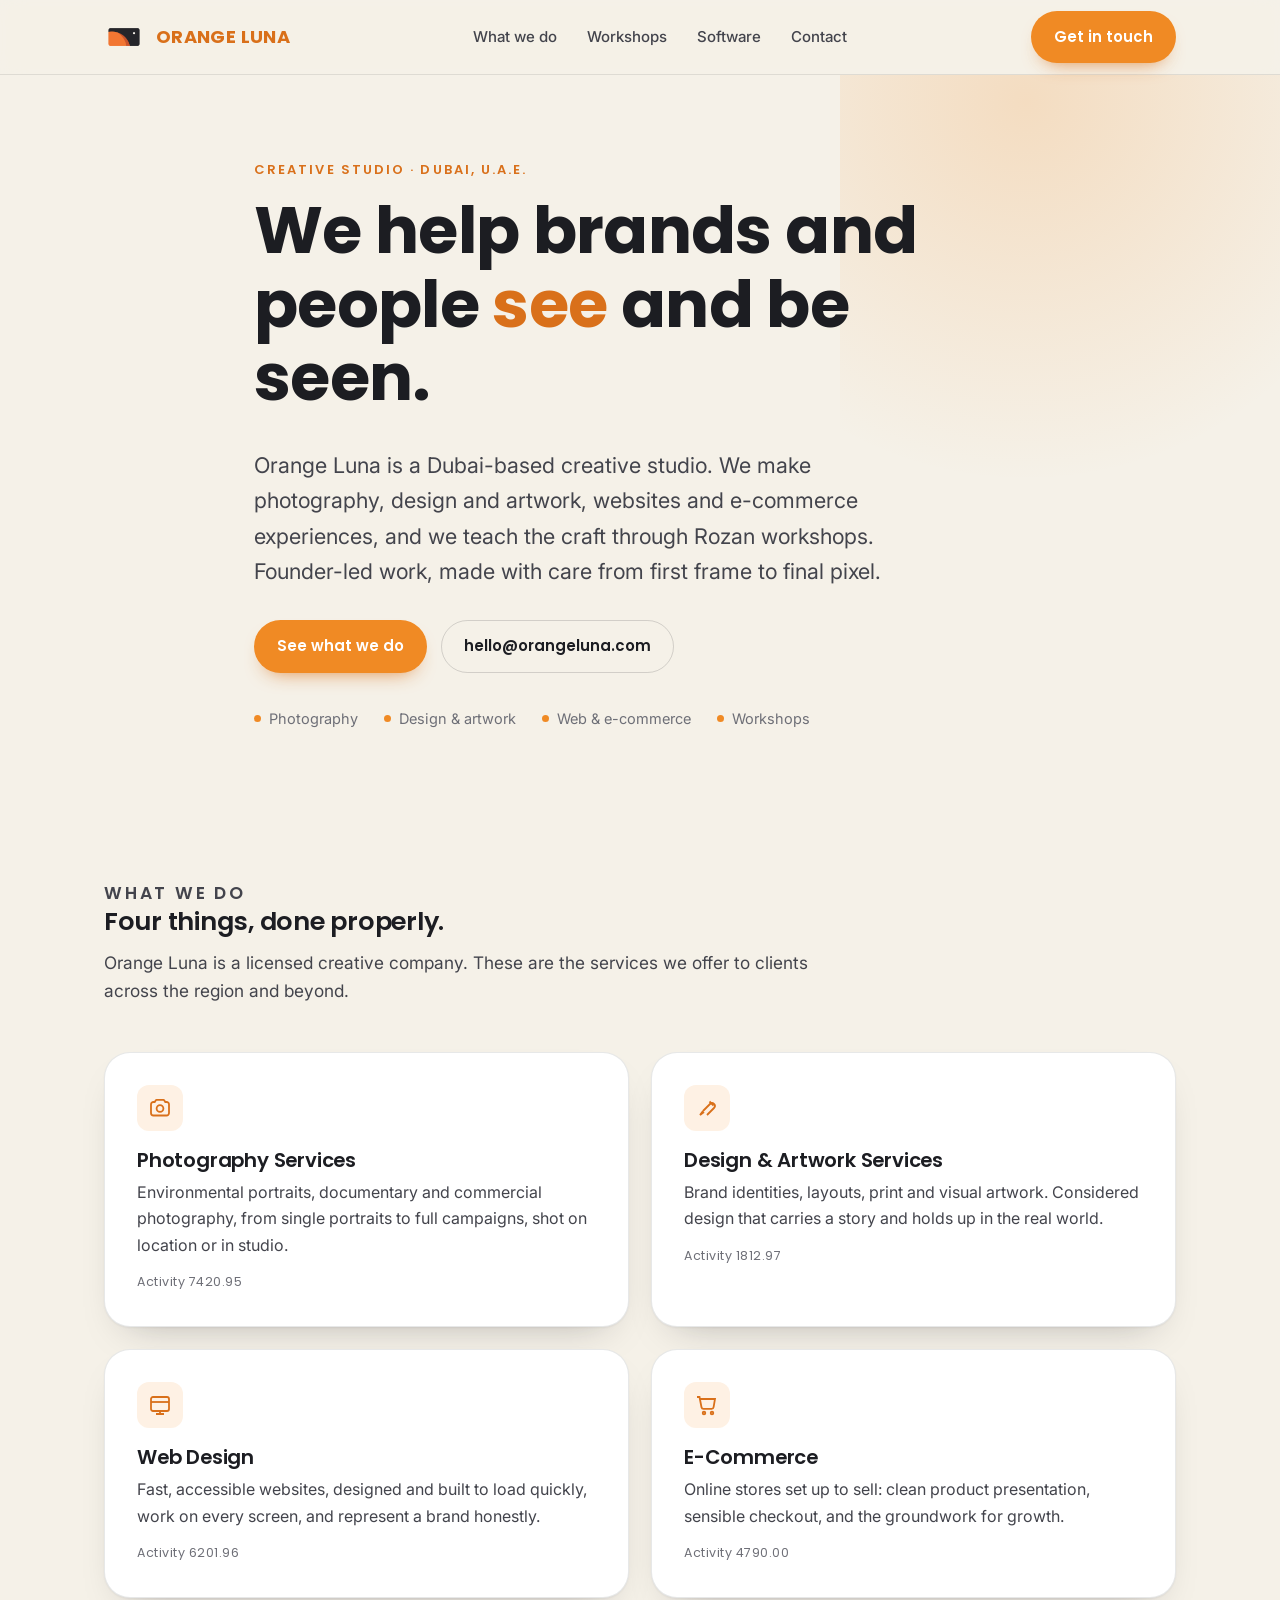
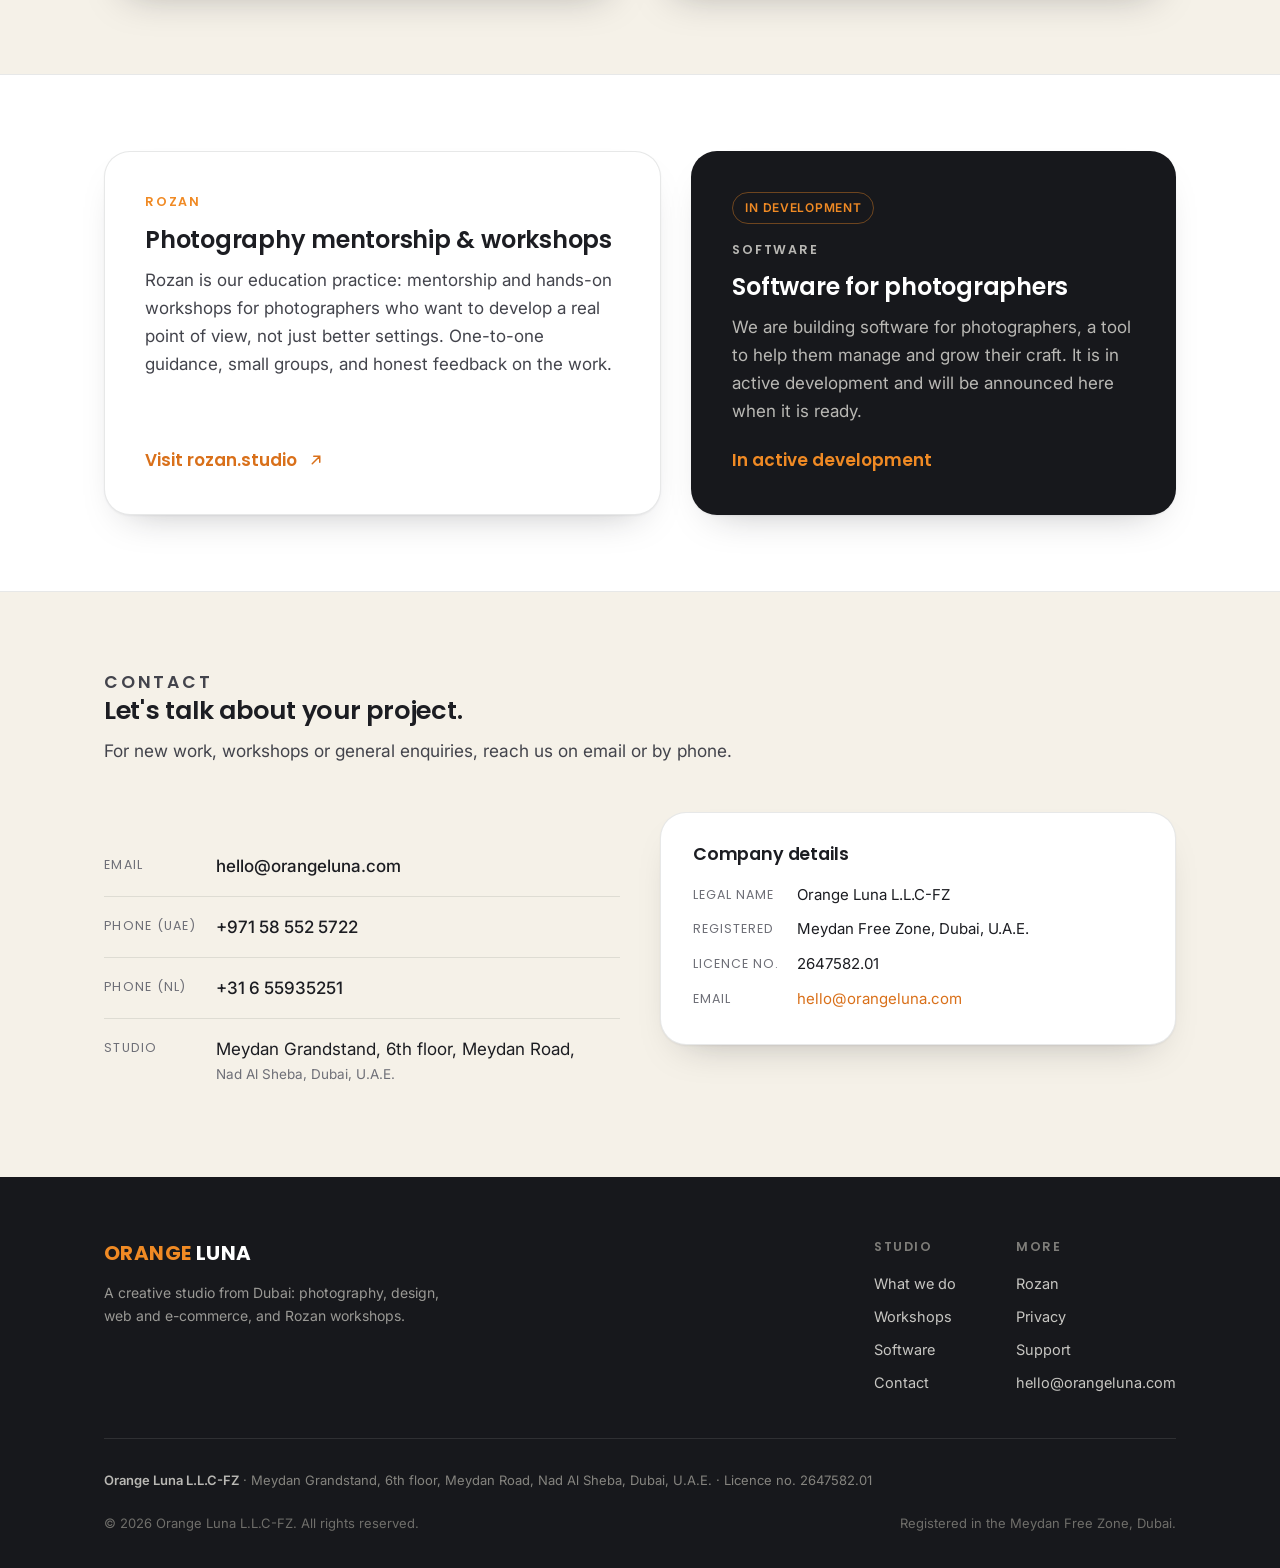
<file: index.html>
<!doctype html>
<html lang="en">
<head>
<meta charset="utf-8">
<meta name="viewport" content="width=device-width, initial-scale=1">
<title>Orange Luna: Creative Studio in Dubai</title>
<meta name="description" content="Orange Luna is a Dubai-based creative studio offering photography, design and artwork, web design and e-commerce services, plus Rozan photography workshops. Software for photographers in development.">
<link rel="canonical" href="https://orangeluna.com/">
<meta name="theme-color" content="#F5F1E8">

<!-- Open Graph / social -->
<meta property="og:type" content="website">
<meta property="og:site_name" content="Orange Luna">
<meta property="og:title" content="Orange Luna: Creative Studio in Dubai">
<meta property="og:description" content="Photography, design, web and e-commerce from a Dubai-based creative studio. Home of Rozan workshops.">
<meta property="og:url" content="https://orangeluna.com/">
<meta property="og:image" content="https://orangeluna.com/og-image.jpg">
<meta name="twitter:card" content="summary_large_image">
<meta name="twitter:title" content="Orange Luna: Creative Studio in Dubai">
<meta name="twitter:description" content="Photography, design, web and e-commerce from a Dubai-based creative studio.">
<meta name="twitter:image" content="https://orangeluna.com/og-image.jpg">

<link rel="icon" href="/favicon.ico" sizes="any">
<link rel="icon" type="image/png" sizes="32x32" href="/favicon-32.png">
<link rel="icon" type="image/png" sizes="192x192" href="/favicon-192.png">
<link rel="apple-touch-icon" href="/apple-touch-icon.png">
<link rel="manifest" href="/site.webmanifest">

<link rel="preconnect" href="https://fonts.googleapis.com">
<link rel="preconnect" href="https://fonts.gstatic.com" crossorigin>
<link href="https://fonts.googleapis.com/css2?family=Inter:wght@400;500;600&family=Poppins:wght@500;600;700&display=swap" rel="stylesheet">
<link rel="stylesheet" href="/styles.css">

<script type="application/ld+json">
{
  "@context": "https://schema.org",
  "@type": "Organization",
  "name": "Orange Luna",
  "legalName": "Orange Luna L.L.C-FZ",
  "url": "https://orangeluna.com",
  "logo": "https://orangeluna.com/favicon-512.png",
  "email": "hello@orangeluna.com",
  "founder": { "@type": "Person", "name": "Hossein Fardinfard" },
  "description": "Dubai-based creative studio offering photography, design and artwork, web design and e-commerce services.",
  "address": {
    "@type": "PostalAddress",
    "streetAddress": "Meydan Grandstand, 6th floor, Meydan Road, Nad Al Sheba",
    "addressLocality": "Dubai",
    "addressCountry": "AE"
  },
  "identifier": { "@type": "PropertyValue", "name": "Trade Licence", "value": "2647582.01" },
  "telephone": ["+971585525722", "+31655935251"],
  "sameAs": ["https://rozan.studio"]
}
</script>
</head>
<body>

<header class="site-header">
  <div class="wrap nav">
    <a class="brand" href="/" aria-label="Orange Luna home">
      <img src="/mark.png" alt="" width="40" height="40" aria-hidden="true">
      <span class="brand-name"><span class="o">ORANGE</span> LUNA</span>
    </a>
    <nav class="nav-links" aria-label="Primary">
      <a href="#services">What we do</a>
      <a href="#workshops">Workshops</a>
      <a href="#software">Software</a>
      <a href="#contact">Contact</a>
    </nav>
    <a class="btn btn-primary nav-cta" href="#contact">Get in touch</a>
    <button class="nav-toggle" id="navToggle" aria-label="Open menu" aria-expanded="false" aria-controls="mobileMenu">
      <svg viewBox="0 0 24 24" fill="none" stroke="currentColor" stroke-width="2" stroke-linecap="round"><path d="M3 6h18M3 12h18M3 18h18"/></svg>
    </button>
  </div>
  <div class="wrap mobile-menu" id="mobileMenu">
    <a href="#services">What we do</a>
    <a href="#workshops">Workshops</a>
    <a href="#software">Software</a>
    <a href="#contact">Contact</a>
  </div>
</header>

<main>

  <!-- Hero -->
  <section class="hero">
    <div class="wrap hero-inner">
      <p class="eyebrow">Creative studio · Dubai, U.A.E.</p>
      <h1>We help brands and people <span class="accent">see</span> and be seen.</h1>
      <p class="lede">
        Orange Luna is a Dubai-based creative studio. We make photography, design and artwork,
        websites and e-commerce experiences, and we teach the craft through Rozan workshops.
        Founder-led work, made with care from first frame to final pixel.
      </p>
      <div class="hero-actions">
        <a class="btn btn-primary" href="#services">See what we do</a>
        <a class="btn btn-ghost" href="mailto:hello@orangeluna.com">hello@orangeluna.com</a>
      </div>
      <div class="hero-meta">
        <span><i class="dot"></i> Photography</span>
        <span><i class="dot"></i> Design &amp; artwork</span>
        <span><i class="dot"></i> Web &amp; e-commerce</span>
        <span><i class="dot"></i> Workshops</span>
      </div>
    </div>
  </section>

  <!-- Services -->
  <section id="services" class="section">
    <div class="wrap">
      <div class="section-head">
        <p class="eyebrow">What we do</p>
        <h2>Four things, done properly.</h2>
        <p>Orange Luna is a licensed creative company. These are the services we offer to clients across the region and beyond.</p>
      </div>
      <div class="grid">

        <article class="card">
          <div class="icon" aria-hidden="true">
            <svg viewBox="0 0 24 24" fill="none" stroke="currentColor" stroke-width="1.8"><path d="M3 8.5A2.5 2.5 0 0 1 5.5 6h1.2l1-1.6a1 1 0 0 1 .85-.47h6.9a1 1 0 0 1 .85.47L17.3 6h1.2A2.5 2.5 0 0 1 21 8.5V17a2.5 2.5 0 0 1-2.5 2.5h-13A2.5 2.5 0 0 1 3 17z"/><circle cx="12" cy="12.5" r="3.4"/></svg>
          </div>
          <h3>Photography Services</h3>
          <p>Environmental portraits, documentary and commercial photography, from single portraits to full campaigns, shot on location or in studio.</p>
          <span class="code">Activity 7420.95</span>
        </article>

        <article class="card">
          <div class="icon" aria-hidden="true">
            <svg viewBox="0 0 24 24" fill="none" stroke="currentColor" stroke-width="1.8"><path d="M12 19l7-7a2.8 2.8 0 0 0-4-4l-7 7"/><path d="M8 15l-3 4 4-3"/><path d="M14.5 5.5l4 4"/></svg>
          </div>
          <h3>Design &amp; Artwork Services</h3>
          <p>Brand identities, layouts, print and visual artwork. Considered design that carries a story and holds up in the real world.</p>
          <span class="code">Activity 1812.97</span>
        </article>

        <article class="card">
          <div class="icon" aria-hidden="true">
            <svg viewBox="0 0 24 24" fill="none" stroke="currentColor" stroke-width="1.8"><rect x="3" y="4" width="18" height="14" rx="2"/><path d="M3 9h18"/><path d="M8 21h8M12 18v3"/></svg>
          </div>
          <h3>Web Design</h3>
          <p>Fast, accessible websites, designed and built to load quickly, work on every screen, and represent a brand honestly.</p>
          <span class="code">Activity 6201.96</span>
        </article>

        <article class="card">
          <div class="icon" aria-hidden="true">
            <svg viewBox="0 0 24 24" fill="none" stroke="currentColor" stroke-width="1.8"><path d="M5 6h15l-1.4 8.2a2 2 0 0 1-2 1.7H8.5a2 2 0 0 1-2-1.6L4.5 4H2"/><circle cx="9" cy="20" r="1.3"/><circle cx="17" cy="20" r="1.3"/></svg>
          </div>
          <h3>E-Commerce</h3>
          <p>Online stores set up to sell: clean product presentation, sensible checkout, and the groundwork for growth.</p>
          <span class="code">Activity 4790.00</span>
        </article>

      </div>
    </div>
  </section>

  <!-- Workshops (Rozan) + Software -->
  <section id="workshops" class="section section-alt">
    <div class="wrap">
      <div class="band">

        <div class="feature">
          <p class="tag">Rozan</p>
          <h3>Photography mentorship &amp; workshops</h3>
          <p>
            Rozan is our education practice: mentorship and hands-on workshops for
            photographers who want to develop a real point of view, not just better settings.
            One-to-one guidance, small groups, and honest feedback on the work.
          </p>
          <div class="spacer"></div>
          <a class="link-row" href="https://rozan.studio" target="_blank" rel="noopener">
            Visit rozan.studio
            <svg width="18" height="18" viewBox="0 0 24 24" fill="none" stroke="currentColor" stroke-width="2" stroke-linecap="round" aria-hidden="true"><path d="M7 17L17 7M9 7h8v8"/></svg>
          </a>
        </div>

        <div class="feature dark" id="software">
          <span class="badge-soon">In development</span>
          <p class="tag">Software</p>
          <h3>Software for photographers</h3>
          <p>
            We are building software for photographers, a tool to help them manage and grow
            their craft. It is in active development and will be announced here when it is ready.
          </p>
          <div class="spacer"></div>
          <div class="link-row">In active development</div>
        </div>

      </div>
    </div>
  </section>

  <!-- Contact -->
  <section id="contact" class="section">
    <div class="wrap">
      <div class="section-head">
        <p class="eyebrow">Contact</p>
        <h2>Let's talk about your project.</h2>
        <p>For new work, workshops or general enquiries, reach us on email or by phone.</p>
      </div>
      <div class="contact-grid">

        <div>
          <ul class="contact-list">
            <li>
              <span class="label">Email</span>
              <span class="value"><a href="mailto:hello@orangeluna.com">hello@orangeluna.com</a></span>
            </li>
            <li>
              <span class="label">Phone (UAE)</span>
              <span class="value"><a href="tel:+971585525722">+971 58 552 5722</a></span>
            </li>
            <li>
              <span class="label">Phone (NL)</span>
              <span class="value"><a href="tel:+31655935251">+31 6 55935251</a></span>
            </li>
            <li>
              <span class="label">Studio</span>
              <span class="value">Meydan Grandstand, 6th floor, Meydan Road,<span class="sub">Nad Al Sheba, Dubai, U.A.E.</span></span>
            </li>
          </ul>
        </div>

        <aside class="legal-card" aria-label="Company details">
          <h3>Company details</h3>
          <dl>
            <dt>Legal name</dt><dd>Orange Luna L.L.C-FZ</dd>
            <dt>Registered</dt><dd>Meydan Free Zone, Dubai, U.A.E.</dd>
            <dt>Licence no.</dt><dd>2647582.01</dd>
            <dt>Email</dt><dd><a href="mailto:hello@orangeluna.com">hello@orangeluna.com</a></dd>
          </dl>
        </aside>

      </div>
    </div>
  </section>

</main>

<footer class="site-footer">
  <div class="wrap">
    <div class="footer-top">
      <div class="footer-brand">
        <div class="wordmark"><span class="o">ORANGE</span> LUNA</div>
        <p>A creative studio from Dubai: photography, design, web and e-commerce, and Rozan workshops.</p>
      </div>
      <nav class="footer-nav" aria-label="Footer">
        <div class="footer-col">
          <h4>Studio</h4>
          <a href="#services">What we do</a>
          <a href="#workshops">Workshops</a>
          <a href="#software">Software</a>
          <a href="#contact">Contact</a>
        </div>
        <div class="footer-col">
          <h4>More</h4>
          <a href="https://rozan.studio" target="_blank" rel="noopener">Rozan</a>
          <a href="/privacy">Privacy</a>
          <a href="/support">Support</a>
          <a href="mailto:hello@orangeluna.com">hello@orangeluna.com</a>
        </div>
      </nav>
    </div>

    <p class="legal-line">
      <strong>Orange Luna L.L.C-FZ</strong> · Meydan Grandstand, 6th floor, Meydan Road, Nad Al Sheba, Dubai, U.A.E. · Licence no. 2647582.01
    </p>
    <div class="footer-bottom">
      <span>© 2026 Orange Luna L.L.C-FZ. All rights reserved.</span>
      <span>Registered in the Meydan Free Zone, Dubai.</span>
    </div>
  </div>
</footer>

<script>
  (function () {
    var t = document.getElementById('navToggle');
    var m = document.getElementById('mobileMenu');
    if (t && m) {
      t.addEventListener('click', function () {
        var open = m.classList.toggle('open');
        t.setAttribute('aria-expanded', open ? 'true' : 'false');
      });
      m.addEventListener('click', function (e) {
        if (e.target.tagName === 'A') { m.classList.remove('open'); t.setAttribute('aria-expanded', 'false'); }
      });
    }
  })();
</script>
</body>
</html>
</file>
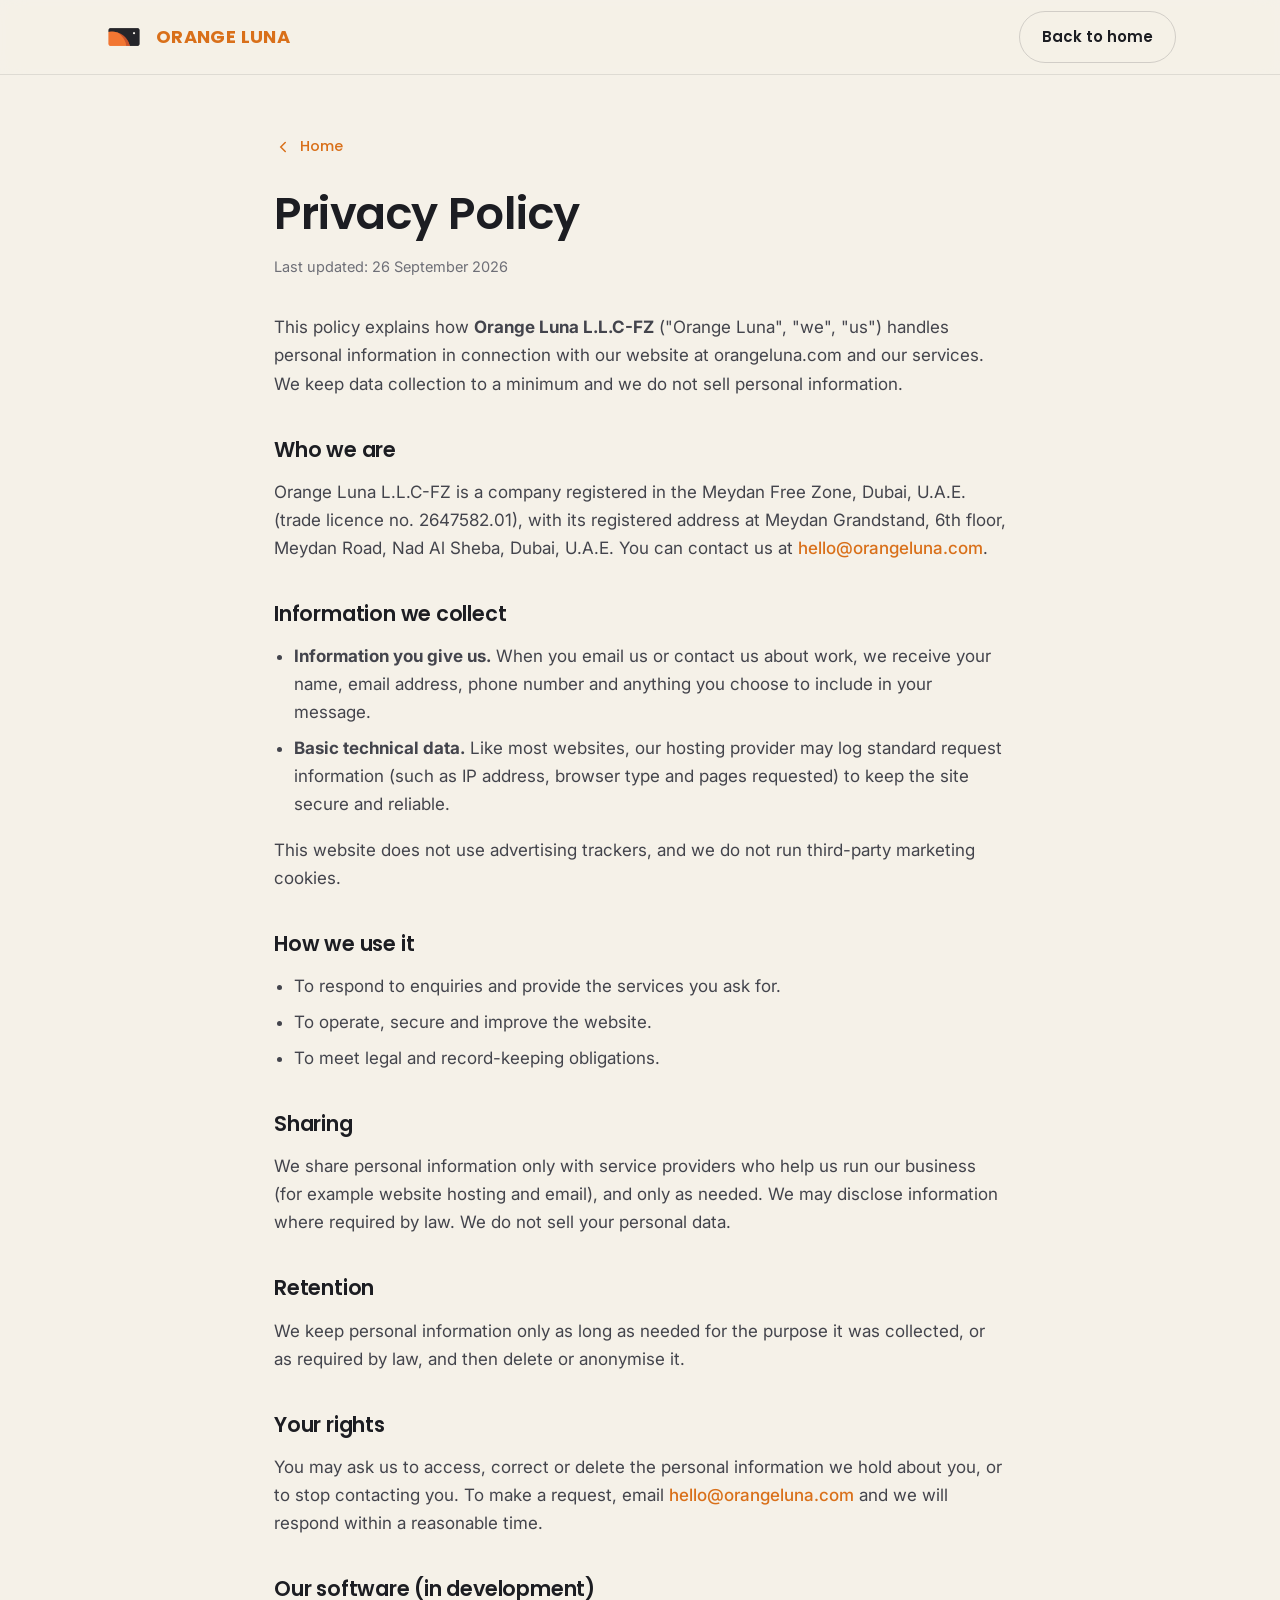
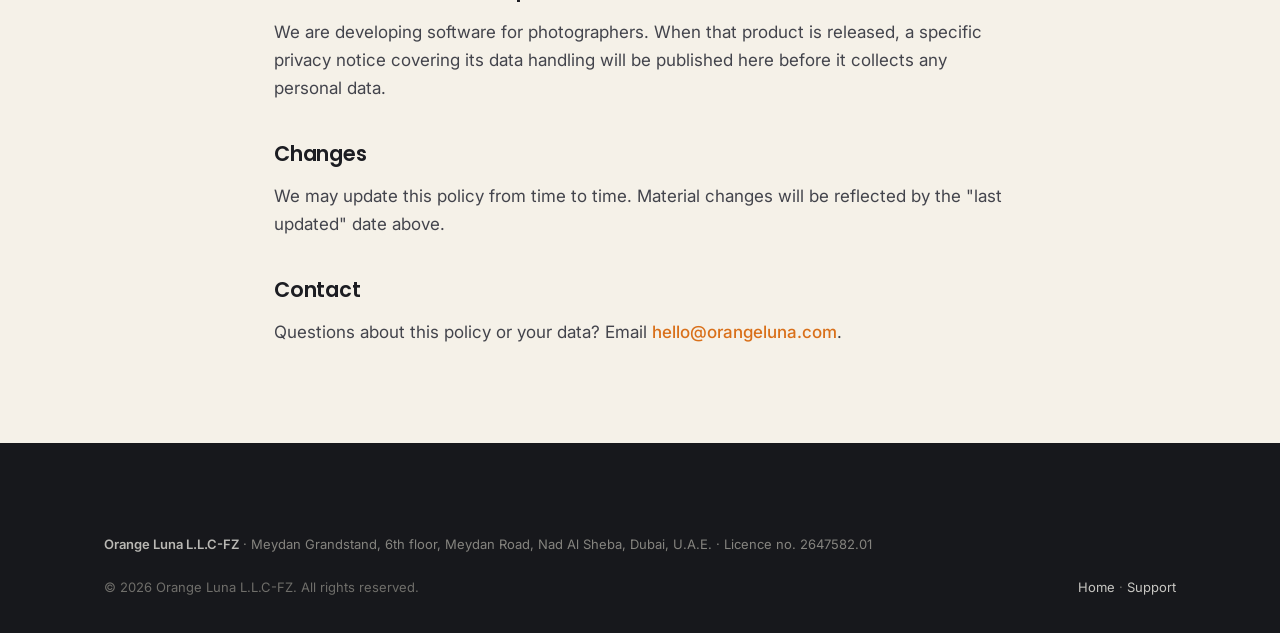
<file: privacy.html>
<!doctype html>
<html lang="en">
<head>
<meta charset="utf-8">
<meta name="viewport" content="width=device-width, initial-scale=1">
<title>Privacy Policy, Orange Luna</title>
<meta name="description" content="Privacy policy for Orange Luna L.L.C-FZ and the orangeluna.com website.">
<link rel="canonical" href="https://orangeluna.com/privacy">
<meta name="theme-color" content="#F5F1E8">
<meta name="robots" content="index, follow">
<link rel="icon" href="/favicon.ico" sizes="any">
<link rel="icon" type="image/png" sizes="32x32" href="/favicon-32.png">
<link rel="apple-touch-icon" href="/apple-touch-icon.png">
<link rel="preconnect" href="https://fonts.googleapis.com">
<link rel="preconnect" href="https://fonts.gstatic.com" crossorigin>
<link href="https://fonts.googleapis.com/css2?family=Inter:wght@400;500;600&family=Poppins:wght@500;600;700&display=swap" rel="stylesheet">
<link rel="stylesheet" href="/styles.css">
</head>
<body>

<header class="site-header">
  <div class="wrap nav">
    <a class="brand" href="/" aria-label="Orange Luna home">
      <img src="/mark.png" alt="" width="40" height="40" aria-hidden="true">
      <span class="brand-name"><span class="o">ORANGE</span> LUNA</span>
    </a>
    <a class="btn btn-ghost nav-cta" href="/">Back to home</a>
  </div>
</header>

<main class="doc">
  <div class="wrap">
    <a class="back-link" href="/">
      <svg width="18" height="18" viewBox="0 0 24 24" fill="none" stroke="currentColor" stroke-width="2" stroke-linecap="round" aria-hidden="true"><path d="M15 6l-6 6 6 6"/></svg>
      Home
    </a>
    <h1>Privacy Policy</h1>
    <p class="updated">Last updated: 26 September 2026</p>

    <p>
      This policy explains how <strong>Orange Luna L.L.C-FZ</strong> ("Orange Luna", "we", "us")
      handles personal information in connection with our website at orangeluna.com and our services.
      We keep data collection to a minimum and we do not sell personal information.
    </p>

    <h2>Who we are</h2>
    <p>
      Orange Luna L.L.C-FZ is a company registered in the Meydan Free Zone, Dubai, U.A.E.
      (trade licence no. 2647582.01), with its registered address at Meydan Grandstand, 6th floor,
      Meydan Road, Nad Al Sheba, Dubai, U.A.E. You can contact us at
      <a href="mailto:hello@orangeluna.com">hello@orangeluna.com</a>.
    </p>

    <h2>Information we collect</h2>
    <ul>
      <li><strong>Information you give us.</strong> When you email us or contact us about work, we receive your name, email address, phone number and anything you choose to include in your message.</li>
      <li><strong>Basic technical data.</strong> Like most websites, our hosting provider may log standard request information (such as IP address, browser type and pages requested) to keep the site secure and reliable.</li>
    </ul>
    <p>This website does not use advertising trackers, and we do not run third-party marketing cookies.</p>

    <h2>How we use it</h2>
    <ul>
      <li>To respond to enquiries and provide the services you ask for.</li>
      <li>To operate, secure and improve the website.</li>
      <li>To meet legal and record-keeping obligations.</li>
    </ul>

    <h2>Sharing</h2>
    <p>
      We share personal information only with service providers who help us run our business
      (for example website hosting and email), and only as needed. We may disclose information
      where required by law. We do not sell your personal data.
    </p>

    <h2>Retention</h2>
    <p>We keep personal information only as long as needed for the purpose it was collected, or as required by law, and then delete or anonymise it.</p>

    <h2>Your rights</h2>
    <p>
      You may ask us to access, correct or delete the personal information we hold about you, or to
      stop contacting you. To make a request, email
      <a href="mailto:hello@orangeluna.com">hello@orangeluna.com</a> and we will respond within a reasonable time.
    </p>

    <h2>Our software (in development)</h2>
    <p>
      We are developing software for photographers. When that product is released, a specific privacy
      notice covering its data handling will be published here before it collects any personal data.
    </p>

    <h2>Changes</h2>
    <p>We may update this policy from time to time. Material changes will be reflected by the "last updated" date above.</p>

    <h2>Contact</h2>
    <p>
      Questions about this policy or your data? Email
      <a href="mailto:hello@orangeluna.com">hello@orangeluna.com</a>.
    </p>
  </div>
</main>

<footer class="site-footer">
  <div class="wrap">
    <p class="legal-line">
      <strong>Orange Luna L.L.C-FZ</strong> · Meydan Grandstand, 6th floor, Meydan Road, Nad Al Sheba, Dubai, U.A.E. · Licence no. 2647582.01
    </p>
    <div class="footer-bottom">
      <span>© 2026 Orange Luna L.L.C-FZ. All rights reserved.</span>
      <span><a href="/" style="color:#C7C6C2">Home</a> · <a href="/support" style="color:#C7C6C2">Support</a></span>
    </div>
  </div>
</footer>
</body>
</html>
</file>
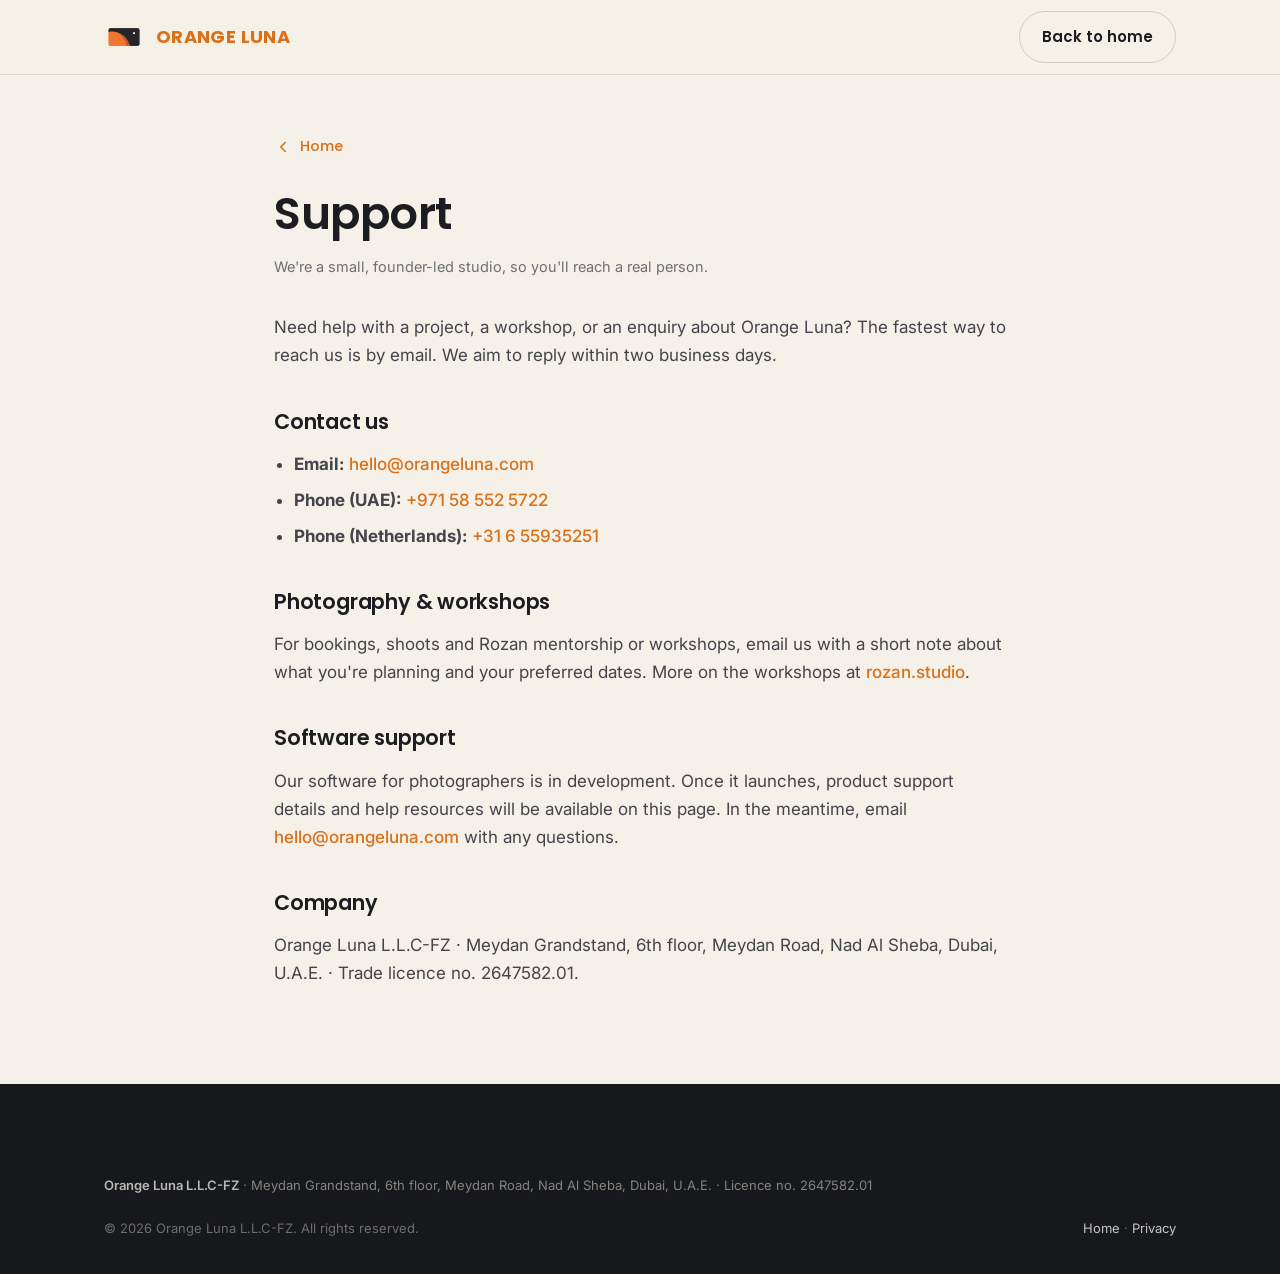
<file: support.html>
<!doctype html>
<html lang="en">
<head>
<meta charset="utf-8">
<meta name="viewport" content="width=device-width, initial-scale=1">
<title>Support, Orange Luna</title>
<meta name="description" content="Get help and contact Orange Luna L.L.C-FZ, email and phone support for clients, workshops and enquiries.">
<link rel="canonical" href="https://orangeluna.com/support">
<meta name="theme-color" content="#F5F1E8">
<meta name="robots" content="index, follow">
<link rel="icon" href="/favicon.ico" sizes="any">
<link rel="icon" type="image/png" sizes="32x32" href="/favicon-32.png">
<link rel="apple-touch-icon" href="/apple-touch-icon.png">
<link rel="preconnect" href="https://fonts.googleapis.com">
<link rel="preconnect" href="https://fonts.gstatic.com" crossorigin>
<link href="https://fonts.googleapis.com/css2?family=Inter:wght@400;500;600&family=Poppins:wght@500;600;700&display=swap" rel="stylesheet">
<link rel="stylesheet" href="/styles.css">
</head>
<body>

<header class="site-header">
  <div class="wrap nav">
    <a class="brand" href="/" aria-label="Orange Luna home">
      <img src="/mark.png" alt="" width="40" height="40" aria-hidden="true">
      <span class="brand-name"><span class="o">ORANGE</span> LUNA</span>
    </a>
    <a class="btn btn-ghost nav-cta" href="/">Back to home</a>
  </div>
</header>

<main class="doc">
  <div class="wrap">
    <a class="back-link" href="/">
      <svg width="18" height="18" viewBox="0 0 24 24" fill="none" stroke="currentColor" stroke-width="2" stroke-linecap="round" aria-hidden="true"><path d="M15 6l-6 6 6 6"/></svg>
      Home
    </a>
    <h1>Support</h1>
    <p class="updated">We're a small, founder-led studio, so you'll reach a real person.</p>

    <p>
      Need help with a project, a workshop, or an enquiry about Orange Luna? The fastest way to reach
      us is by email. We aim to reply within two business days.
    </p>

    <h2>Contact us</h2>
    <ul>
      <li><strong>Email:</strong> <a href="mailto:hello@orangeluna.com">hello@orangeluna.com</a></li>
      <li><strong>Phone (UAE):</strong> <a href="tel:+971585525722">+971 58 552 5722</a></li>
      <li><strong>Phone (Netherlands):</strong> <a href="tel:+31655935251">+31 6 55935251</a></li>
    </ul>

    <h2>Photography &amp; workshops</h2>
    <p>
      For bookings, shoots and Rozan mentorship or workshops, email us with a short note about
      what you're planning and your preferred dates. More on the workshops at
      <a href="https://rozan.studio" target="_blank" rel="noopener">rozan.studio</a>.
    </p>

    <h2>Software support</h2>
    <p>
      Our software for photographers is in development. Once it launches, product support details and
      help resources will be available on this page. In the meantime, email
      <a href="mailto:hello@orangeluna.com">hello@orangeluna.com</a> with any questions.
    </p>

    <h2>Company</h2>
    <p>
      Orange Luna L.L.C-FZ · Meydan Grandstand, 6th floor, Meydan Road, Nad Al Sheba, Dubai, U.A.E. ·
      Trade licence no. 2647582.01.
    </p>
  </div>
</main>

<footer class="site-footer">
  <div class="wrap">
    <p class="legal-line">
      <strong>Orange Luna L.L.C-FZ</strong> · Meydan Grandstand, 6th floor, Meydan Road, Nad Al Sheba, Dubai, U.A.E. · Licence no. 2647582.01
    </p>
    <div class="footer-bottom">
      <span>© 2026 Orange Luna L.L.C-FZ. All rights reserved.</span>
      <span><a href="/" style="color:#C7C6C2">Home</a> · <a href="/privacy" style="color:#C7C6C2">Privacy</a></span>
    </div>
  </div>
</footer>
</body>
</html>
</file>
<file: styles.css>
/* Orange Luna — orangeluna.com
   Brand: orange #F08A24 · charcoal #1C1D22 · cream #F5F1E8 */

:root {
  --cream: #F5F1E8;
  --cream-2: #EFEADF;
  --paper: #FFFFFF;
  --ink: #1C1D22;
  --ink-soft: #43444C;
  --muted: #6E6F77;
  --orange: #F08A24;
  --orange-deep: #D9701A;
  --footer: #17181C;
  --line: rgba(28, 29, 34, 0.10);
  --line-strong: rgba(28, 29, 34, 0.16);
  --radius: 16px;
  --radius-lg: 26px;
  --shadow: 0 1px 2px rgba(28,29,34,.05), 0 18px 40px -24px rgba(28,29,34,.35);
  --wrap: 1120px;
  --font-body: "Inter", -apple-system, BlinkMacSystemFont, "Segoe UI", Roboto, Helvetica, Arial, sans-serif;
  --font-head: "Poppins", var(--font-body);
}

* { box-sizing: border-box; }

html { scroll-behavior: smooth; -webkit-text-size-adjust: 100%; }

body {
  margin: 0;
  font-family: var(--font-body);
  color: var(--ink);
  background: var(--cream);
  line-height: 1.65;
  font-size: 17px;
  -webkit-font-smoothing: antialiased;
  text-rendering: optimizeLegibility;
}

img { max-width: 100%; display: block; }

a { color: var(--orange-deep); text-decoration: none; }
a:hover { text-decoration: underline; }

h1, h2, h3 { font-family: var(--font-head); font-weight: 600; color: var(--ink); line-height: 1.12; margin: 0 0 .5em; letter-spacing: -0.01em; }

.wrap { width: 100%; max-width: var(--wrap); margin: 0 auto; padding: 0 24px; }

.eyebrow {
  font-family: var(--font-head);
  font-weight: 600;
  font-size: 13px;
  letter-spacing: .16em;
  text-transform: uppercase;
  color: var(--orange-deep);
  margin: 0 0 14px;
}

.btn {
  display: inline-flex; align-items: center; gap: 10px;
  font-family: var(--font-head); font-weight: 600; font-size: 15px;
  padding: 13px 22px; border-radius: 999px;
  border: 1px solid transparent; cursor: pointer; transition: transform .15s ease, background .2s ease, box-shadow .2s ease;
}
.btn:hover { text-decoration: none; transform: translateY(-1px); }
.btn-primary { background: var(--orange); color: #fff; box-shadow: 0 10px 20px -12px rgba(217,112,26,.9); }
.btn-primary:hover { background: var(--orange-deep); }
.btn-ghost { background: transparent; color: var(--ink); border-color: var(--line-strong); }
.btn-ghost:hover { border-color: var(--ink); }

/* ---------- Header ---------- */
.site-header {
  position: sticky; top: 0; z-index: 50;
  background: rgba(245,241,232,.82);
  backdrop-filter: saturate(160%) blur(12px);
  -webkit-backdrop-filter: saturate(160%) blur(12px);
  border-bottom: 1px solid var(--line);
}
.nav { display: flex; align-items: center; justify-content: space-between; height: 74px; }
.brand { display: inline-flex; align-items: center; gap: 12px; }
.brand img { height: 40px; width: auto; }
.brand .brand-name { font-family: var(--font-head); font-weight: 700; font-size: 18px; letter-spacing: .02em; }
.brand .brand-name .o { color: var(--orange-deep); }
.nav-links { display: flex; align-items: center; gap: 30px; }
.nav-links a { color: var(--ink-soft); font-weight: 500; font-size: 15px; }
.nav-links a:hover { color: var(--ink); text-decoration: none; }
.nav-cta { display: inline-flex; }
.nav-toggle { display: none; }

/* ---------- Hero ---------- */
.hero { position: relative; overflow: hidden; padding: 84px 0 72px; }
.hero::before {
  content: ""; position: absolute; right: -180px; top: -160px; width: 620px; height: 620px;
  background: radial-gradient(circle at 30% 30%, rgba(240,138,36,.20), rgba(240,138,36,0) 62%);
  pointer-events: none;
}
.hero-inner { position: relative; max-width: 820px; }
.hero h1 { font-size: clamp(2.5rem, 6vw, 4.1rem); font-weight: 700; }
.hero h1 .accent { color: var(--orange-deep); }
.hero .lede { font-size: clamp(1.1rem, 2.2vw, 1.35rem); color: var(--ink-soft); margin: 22px 0 30px; max-width: 680px; }
.hero-actions { display: flex; flex-wrap: wrap; gap: 14px; }
.hero-meta { margin-top: 34px; display: flex; flex-wrap: wrap; gap: 10px 26px; color: var(--muted); font-size: 14.5px; }
.hero-meta span { display: inline-flex; align-items: center; gap: 8px; }
.hero-meta .dot { width: 7px; height: 7px; border-radius: 50%; background: var(--orange); }

/* ---------- Section shell ---------- */
section { scroll-margin-top: 90px; }
.section { padding: 76px 0; }
.section-head { max-width: 720px; margin-bottom: 46px; }
.section-head p { color: var(--ink-soft); font-size: 1.08rem; margin: 0; }
.section-alt { background: var(--paper); border-top: 1px solid var(--line); border-bottom: 1px solid var(--line); }

/* ---------- Services grid ---------- */
.grid { display: grid; grid-template-columns: repeat(2, 1fr); gap: 22px; }
.card {
  background: var(--paper); border: 1px solid var(--line); border-radius: var(--radius-lg);
  padding: 32px; box-shadow: var(--shadow); transition: transform .18s ease, border-color .2s ease;
}
.section-alt .card { background: var(--cream); }
.card:hover { transform: translateY(-3px); border-color: var(--line-strong); }
.card .icon {
  width: 46px; height: 46px; border-radius: 12px; display: grid; place-items: center;
  background: rgba(240,138,36,.12); color: var(--orange-deep); margin-bottom: 18px;
}
.card .icon svg { width: 24px; height: 24px; }
.card h3 { font-size: 1.24rem; margin-bottom: 8px; }
.card p { margin: 0; color: var(--ink-soft); font-size: 1rem; }
.card .code { display: inline-block; margin-top: 14px; font-size: 12.5px; letter-spacing: .04em; color: var(--muted); font-family: var(--font-head); }

/* ---------- Feature band (Beyond Frame + Software) ---------- */
.band { display: grid; grid-template-columns: 1.15fr 1fr; gap: 30px; align-items: stretch; }
.feature {
  background: var(--paper); border: 1px solid var(--line); border-radius: var(--radius-lg);
  padding: 40px; box-shadow: var(--shadow); display: flex; flex-direction: column;
}
.feature.dark { background: var(--footer); border-color: transparent; color: #E9E7E0; }
.feature.dark h2, .feature.dark h3 { color: #fff; }
.feature .tag { font-family: var(--font-head); font-weight: 600; font-size: 12.5px; letter-spacing: .14em; text-transform: uppercase; color: var(--orange); margin-bottom: 14px; }
.feature h3 { font-size: 1.5rem; }
.feature p { color: var(--ink-soft); margin: 0 0 20px; }
.feature.dark p { color: #B9B8B4; }
.feature .spacer { flex: 1; }
.feature .link-row { display: flex; align-items: center; gap: 10px; font-family: var(--font-head); font-weight: 600; color: var(--orange-deep); }
.feature.dark .link-row { color: var(--orange); }
.badge-soon {
  align-self: flex-start; font-size: 12px; letter-spacing: .06em; text-transform: uppercase;
  color: var(--orange); border: 1px solid rgba(240,138,36,.4); border-radius: 999px; padding: 5px 12px; margin-bottom: 16px; font-weight: 600;
}

/* ---------- Contact ---------- */
.contact-grid { display: grid; grid-template-columns: 1fr 1fr; gap: 40px; align-items: start; }
.contact-list { list-style: none; margin: 24px 0 0; padding: 0; }
.contact-list li { padding: 16px 0; border-top: 1px solid var(--line); display: flex; gap: 16px; align-items: flex-start; }
.contact-list li:first-child { border-top: none; }
.contact-list .label { font-family: var(--font-head); font-size: 12.5px; letter-spacing: .1em; text-transform: uppercase; color: var(--muted); min-width: 96px; padding-top: 3px; }
.contact-list .value a { color: var(--ink); font-weight: 500; }
.contact-list .value a:hover { color: var(--orange-deep); }
.contact-list .value .sub { display: block; color: var(--muted); font-size: 13.5px; font-weight: 400; }

.legal-card {
  background: var(--paper); border: 1px solid var(--line); border-radius: var(--radius-lg);
  padding: 32px; box-shadow: var(--shadow);
}
.legal-card h3 { font-size: 1.1rem; }
.legal-card dl { margin: 18px 0 0; display: grid; grid-template-columns: auto 1fr; gap: 10px 18px; font-size: 15px; }
.legal-card dt { color: var(--muted); font-family: var(--font-head); font-size: 12.5px; letter-spacing: .08em; text-transform: uppercase; padding-top: 2px; }
.legal-card dd { margin: 0; color: var(--ink); }

/* ---------- Footer ---------- */
.site-footer { background: var(--footer); color: #C7C6C2; padding: 60px 0 34px; }
.footer-top { display: flex; flex-wrap: wrap; justify-content: space-between; gap: 34px; padding-bottom: 34px; border-bottom: 1px solid rgba(255,255,255,.1); }
.footer-brand { max-width: 340px; }
.footer-brand .wordmark { font-family: var(--font-head); font-weight: 700; font-size: 20px; color: #fff; letter-spacing: .02em; }
.footer-brand .wordmark .o { color: var(--orange); }
.footer-brand p { margin: 12px 0 0; font-size: 14px; color: #9A9995; line-height: 1.6; }
.footer-nav { display: flex; gap: 60px; flex-wrap: wrap; }
.footer-col h4 { font-family: var(--font-head); font-size: 12.5px; letter-spacing: .12em; text-transform: uppercase; color: #7E7D79; margin: 0 0 14px; font-weight: 600; }
.footer-col a, .footer-col span { display: block; color: #C7C6C2; font-size: 14.5px; margin-bottom: 9px; }
.footer-col a:hover { color: #fff; text-decoration: none; }
.legal-line { margin-top: 30px; font-size: 13px; color: #85847F; line-height: 1.7; }
.legal-line strong { color: #B9B8B4; font-weight: 600; }
.footer-bottom { margin-top: 22px; display: flex; flex-wrap: wrap; justify-content: space-between; gap: 12px; font-size: 13px; color: #6F6E6A; }

/* ---------- Legal pages (privacy/support) ---------- */
.doc { padding: 60px 0 80px; }
.doc .wrap { max-width: 780px; }
.doc h1 { font-size: clamp(2rem, 5vw, 2.8rem); }
.doc .updated { color: var(--muted); font-size: 14.5px; margin: -6px 0 34px; }
.doc h2 { font-size: 1.3rem; margin-top: 40px; }
.doc p, .doc li { color: var(--ink-soft); }
.doc ul { padding-left: 20px; }
.doc li { margin-bottom: 8px; }
.doc a { font-weight: 500; }
.back-link { display: inline-flex; align-items: center; gap: 8px; font-family: var(--font-head); font-weight: 600; font-size: 14.5px; margin-bottom: 30px; }

/* ---------- Responsive ---------- */
@media (max-width: 860px) {
  .band { grid-template-columns: 1fr; }
  .contact-grid { grid-template-columns: 1fr; gap: 30px; }
}
@media (max-width: 720px) {
  body { font-size: 16px; }
  .nav-links { display: none; }
  .nav-cta { display: none; }
  .nav-toggle {
    display: inline-flex; align-items: center; justify-content: center;
    width: 44px; height: 44px; border: 1px solid var(--line-strong); border-radius: 12px; background: transparent; cursor: pointer;
  }
  .nav-toggle svg { width: 22px; height: 22px; color: var(--ink); }
  .mobile-menu { display: none; padding: 8px 0 18px; border-top: 1px solid var(--line); }
  .mobile-menu.open { display: block; }
  .mobile-menu a { display: block; padding: 12px 4px; color: var(--ink); font-weight: 500; font-size: 16px; }
  .section, .hero { padding-left: 0; padding-right: 0; }
  .section { padding: 56px 0; }
  .hero { padding: 60px 0 52px; }
  .grid { grid-template-columns: 1fr; }
  .card, .feature, .legal-card { padding: 26px; }
  .footer-top { flex-direction: column; }
}
@media (min-width: 721px) { .mobile-menu { display: none; } }

@media (prefers-reduced-motion: reduce) {
  * { scroll-behavior: auto; transition: none !important; }
}

:focus-visible { outline: 3px solid rgba(240,138,36,.6); outline-offset: 2px; border-radius: 4px; }
</file>
